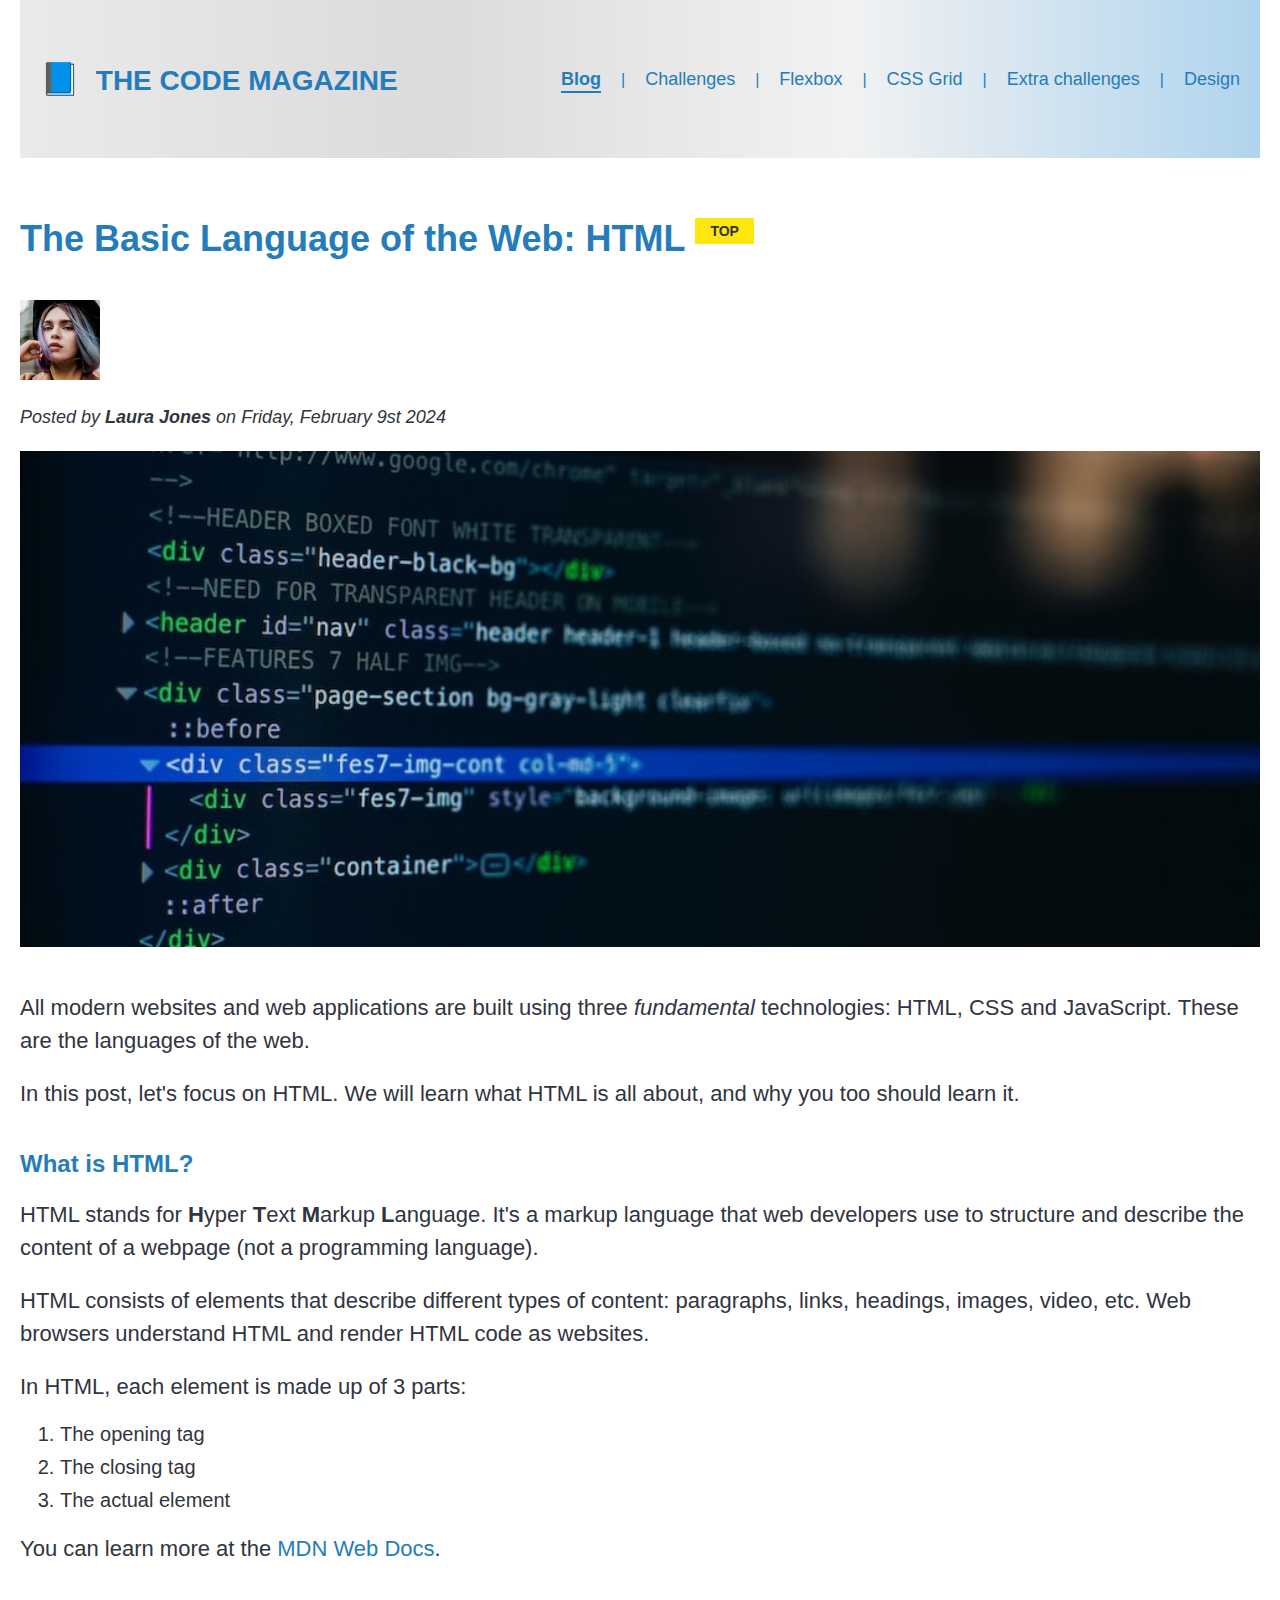
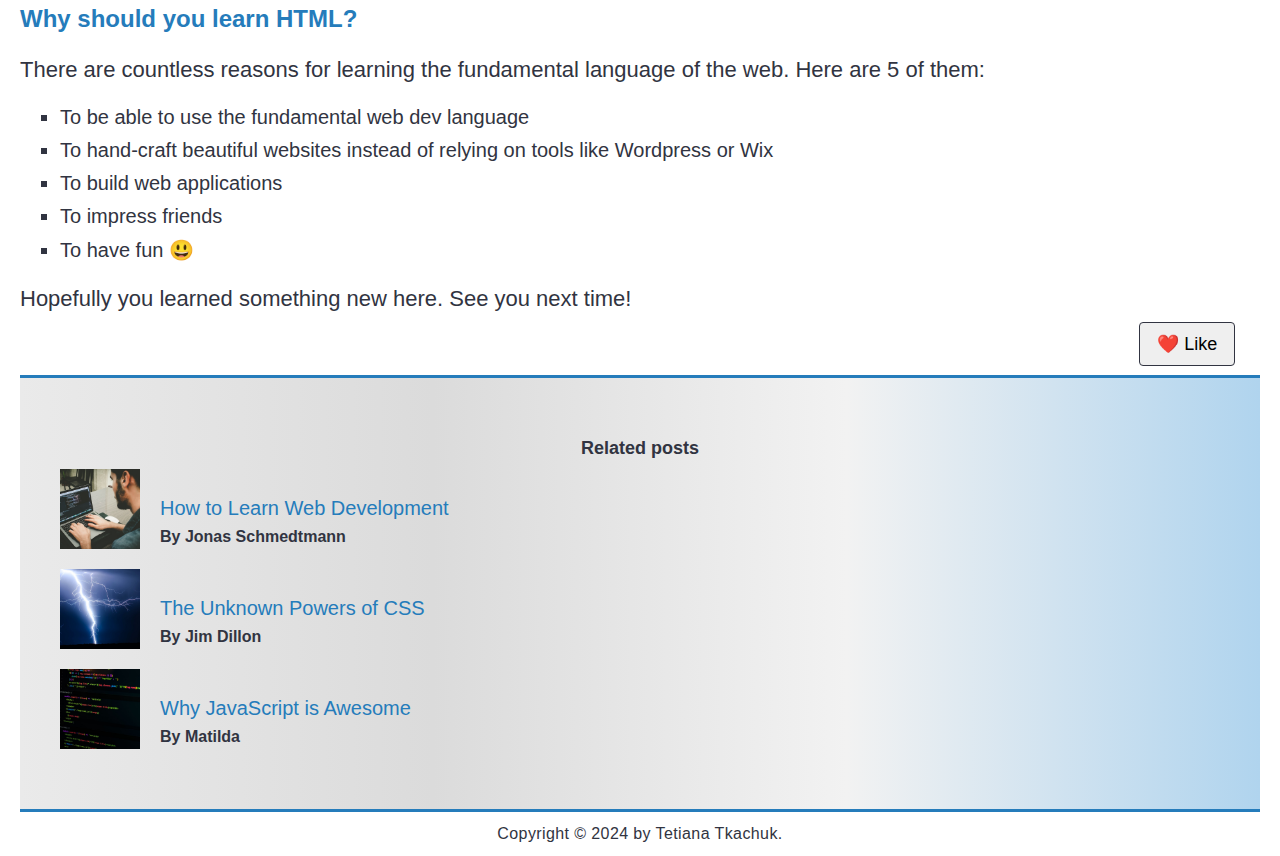
<file: index.html>
<!DOCTYPE html>
<html lang="en">
  <head>
    <meta charset="UTF-8" />
    <meta name="viewport" content="width=device-width, initial-scale=1.0" />
    <title>The Basic Language of the Web: HTML</title>
    <link rel="stylesheet" href="style.css" />
  </head>
  <body>
    <div class="container">
      <!--Comment-->
      <header>
        <h1>📘 The Code Magazine</h1>
        <nav>
          <a class="nav-link nav-link-active" href="#">Blog</a><span>|</span
          ><a class="nav-link" href="./challenges.html">Challenges</a
          ><span>|</span><a class="nav-link" href="./flexbox.html">Flexbox</a
          ><span>|</span><a class="nav-link" href="./css-grid.html">CSS Grid</a
          ><span>|</span
          ><a class="nav-link" href="./extra-challenges.html"
            >Extra challenges</a
          ><span>|</span><a class="nav-link" href="./design.html">Design</a>
        </nav>
      </header>
      <article>
        <h2 class="article-title">The Basic Language of the Web: HTML</h2>
        <img class="author-img" src="./img/laura-jones.jpg" alt="Laura Jones" />
        <p id="author">
          Posted by <strong>Laura Jones</strong> on Friday, February 9st 2024
        </p>
        <img
          class="post-img"
          src="./img/post-img.jpg"
          alt="HTML code on a screen"
        />
        <button class="like-btn like-btn-hover" type="button">❤️ Like</button>
        <p>
          All modern websites and web applications are built using three
          <em>fundamental</em>
          technologies: HTML, CSS and JavaScript. These are the languages of the
          web.
        </p>
        <p>
          In this post, let's focus on HTML. We will learn what HTML is all
          about, and why you too should learn it.
        </p>
        <h3>What is HTML?</h3>
        <p>
          HTML stands for <strong>H</strong>yper<strong> T</strong>ext
          <strong>M</strong>arkup <strong>L</strong>anguage. It's a markup
          language that web developers use to structure and describe the content
          of a webpage (not a programming language).
        </p>
        <p>
          HTML consists of elements that describe different types of content:
          paragraphs, links, headings, images, video, etc. Web browsers
          understand HTML and render HTML code as websites.
        </p>
        <p>In HTML, each element is made up of 3 parts:</p>
        <ol>
          <li>The opening tag</li>
          <li>The closing tag</li>
          <li>The actual element</li>
        </ol>
        <p>
          You can learn more at the
          <a
            href="https://developer.mozilla.org/ru/docs/Web/HTML"
            target="_blank"
            rel=""
            >MDN Web Docs</a
          >.
        </p>
        <h3>Why should you learn HTML?</h3>
        <p>
          There are countless reasons for learning the fundamental language of
          the web. Here are 5 of them:
        </p>
        <ul class="why-list">
          <li>To be able to use the fundamental web dev language</li>
          <li>
            To hand-craft beautiful websites instead of relying on tools like
            Wordpress or Wix
          </li>
          <li>To build web applications</li>
          <li>To impress friends</li>
          <li>To have fun 😃</li>
        </ul>
        <p>Hopefully you learned something new here. See you next time!</p>
      </article>
      <aside>
        <h4>Related posts</h4>
        <ul class="related-list">
          <li class="related-item">
            <img
              class="related-img"
              src="./img/related-1.jpg"
              alt="Working man at the computer"
            />
            <div class="related-1">
              <a
                class="related-link"
                href="https://codingheroes.io/resources/"
                target="_blank"
                rel="noopener noreferrer"
                >How to Learn Web Development</a
              >
              <p class="related-author">By Jonas Schmedtmann</p>
            </div>
          </li>
          <li class="related-item">
            <img
              class="related-img"
              src="./img/related-2.jpg"
              alt="Lightning in the night sky"
            />
            <div>
              <a
                class="related-link"
                href="https://codingheroes.io/resources/"
                target="_blank"
                rel="noopener noreferrer"
                >The Unknown Powers of CSS
              </a>
              <p class="related-author">By Jim Dillon</p>
            </div>
          </li>
          <li class="related-item">
            <img
              class="related-img"
              src="./img/related-3.jpg"
              alt="JavaScript code on a screen"
            />
            <div>
              <a
                class="related-link"
                href="https://codingheroes.io/resources/"
                target="_blank"
                rel="noopener noreferrer"
                >Why JavaScript is Awesome</a
              >
              <p class="related-author">By Matilda</p>
            </div>
          </li>
        </ul>
      </aside>
      <footer>
        <p id="copyright">Copyright &copy; 2024 by Tetiana Tkachuk.</p>
      </footer>
    </div>
    <script src="./script.js"></script>
  </body>
</html>
</file>
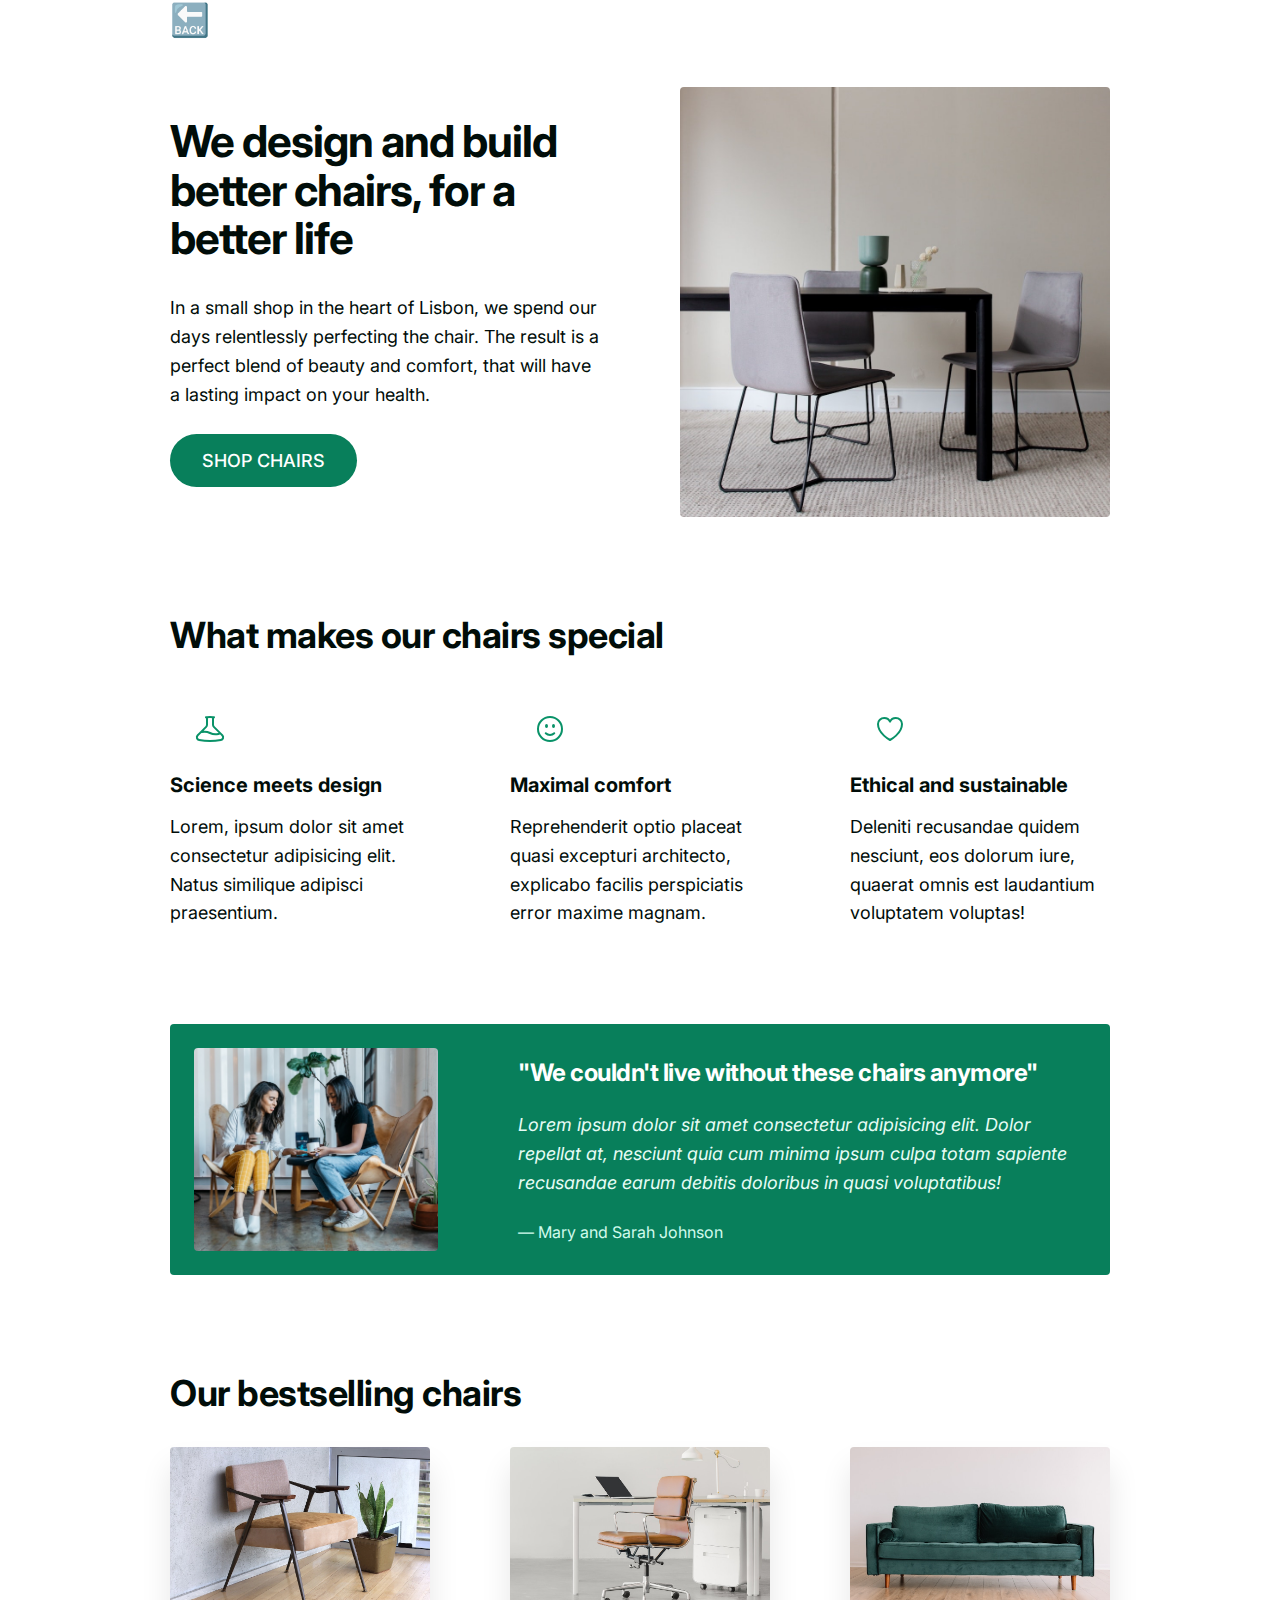
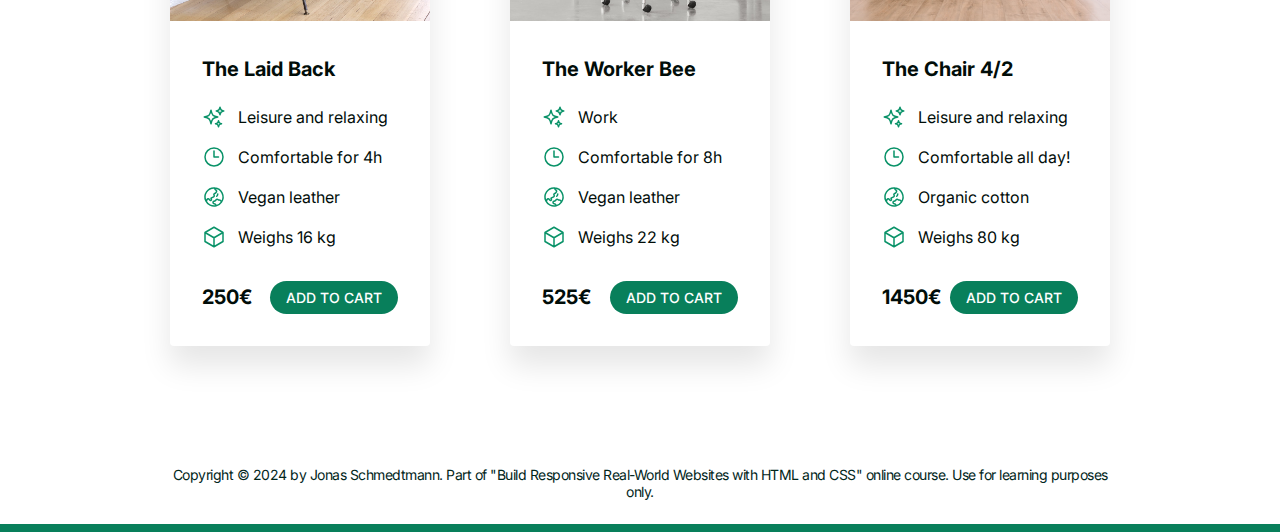
<file: design.html>
<!DOCTYPE html>
<html lang="en">
  <head>
    <meta charset="UTF-8" />
    <meta http-equiv="X-UA-Compatible" content="IE=edge" />
    <meta name="viewport" content="width=device-width, initial-scale=1.0" />
    <link rel="preconnect" href="https://fonts.googleapis.com" />
    <link rel="preconnect" href="https://fonts.gstatic.com" crossorigin />
    <link
      href="https://fonts.googleapis.com/css2?family=Inter:wght@400..700&display=swap"
      rel="stylesheet"
    />
    <link rel="stylesheet" href="design.css" />
    <title>Lisbon Chair Shop</title>
  </head>
  <body>
    <div class="container">
      <a class="back" href="./index.html">🔙</a>
      <header>
        <div class="header-text-box">
          <h1>We design and build better chairs, for a better life</h1>
          <p class="header-text">
            In a small shop in the heart of Lisbon, we spend our days
            relentlessly perfecting the chair. The result is a perfect blend of
            beauty and comfort, that will have a lasting impact on your health.
          </p>
          <a class="btn btn--big" href="#">Shop chairs</a>
        </div>
        <img src="./img/design/hero.jpg" alt="Photo" />
      </header>

      <section>
        <h2>What makes our chairs special</h2>
        <div class="grid-3-cols">
          <div>
            <svg
              xmlns="http://www.w3.org/2000/svg"
              fill="none"
              viewBox="0 0 24 24"
              stroke-width="1.5"
              stroke="currentColor"
              class="features-icon"
            >
              <path
                stroke-linecap="round"
                stroke-linejoin="round"
                d="M9.75 3.104v5.714a2.25 2.25 0 0 1-.659 1.591L5 14.5M9.75 3.104c-.251.023-.501.05-.75.082m.75-.082a24.301 24.301 0 0 1 4.5 0m0 0v5.714c0 .597.237 1.17.659 1.591L19.8 15.3M14.25 3.104c.251.023.501.05.75.082M19.8 15.3l-1.57.393A9.065 9.065 0 0 1 12 15a9.065 9.065 0 0 0-6.23-.693L5 14.5m14.8.8 1.402 1.402c1.232 1.232.65 3.318-1.067 3.611A48.309 48.309 0 0 1 12 21c-2.773 0-5.491-.235-8.135-.687-1.718-.293-2.3-2.379-1.067-3.61L5 14.5"
              />
            </svg>

            <p class="features-title"><strong>Science meets design</strong></p>
            <p class="features-text">
              Lorem, ipsum dolor sit amet consectetur adipisicing elit. Natus
              similique adipisci praesentium.
            </p>
          </div>

          <div>
            <svg
              xmlns="http://www.w3.org/2000/svg"
              fill="none"
              viewBox="0 0 24 24"
              stroke-width="1.5"
              stroke="currentColor"
              class="features-icon"
            >
              <path
                stroke-linecap="round"
                stroke-linejoin="round"
                d="M15.182 15.182a4.5 4.5 0 0 1-6.364 0M21 12a9 9 0 1 1-18 0 9 9 0 0 1 18 0ZM9.75 9.75c0 .414-.168.75-.375.75S9 10.164 9 9.75 9.168 9 9.375 9s.375.336.375.75Zm-.375 0h.008v.015h-.008V9.75Zm5.625 0c0 .414-.168.75-.375.75s-.375-.336-.375-.75.168-.75.375-.75.375.336.375.75Zm-.375 0h.008v.015h-.008V9.75Z"
              />
            </svg>

            <p class="features-title">
              <strong>Maximal comfort</strong>
            </p>
            <p class="features-text">
              Reprehenderit optio placeat quasi excepturi architecto, explicabo
              facilis perspiciatis error maxime magnam.
            </p>
          </div>

          <div>
            <svg
              xmlns="http://www.w3.org/2000/svg"
              fill="none"
              viewBox="0 0 24 24"
              stroke-width="1.5"
              stroke="currentColor"
              class="features-icon"
            >
              <path
                stroke-linecap="round"
                stroke-linejoin="round"
                d="M21 8.25c0-2.485-2.099-4.5-4.688-4.5-1.935 0-3.597 1.126-4.312 2.733-.715-1.607-2.377-2.733-4.313-2.733C5.1 3.75 3 5.765 3 8.25c0 7.22 9 12 9 12s9-4.78 9-12Z"
              />
            </svg>

            <p class="features-title">
              <strong>Ethical and sustainable</strong>
            </p>
            <p class="features-text">
              Deleniti recusandae quidem nesciunt, eos dolorum iure, quaerat
              omnis est laudantium voluptatem voluptas!
            </p>
          </div>
        </div>
      </section>

      <section class="testimonial-section">
        <div class="grid-3-cols">
          <img
            src="./img/design/customers.jpg"
            alt="People sitting on chairs"
          />
          <div class="testimonial-box">
            <h2>"We couldn't live without these chairs anymore"</h2>
            <blockquote class="testimonial-text">
              Lorem ipsum dolor sit amet consectetur adipisicing elit. Dolor
              repellat at, nesciunt quia cum minima ipsum culpa totam sapiente
              recusandae earum debitis doloribus in quasi voluptatibus!
            </blockquote>
            <p class="testimonial-author">&mdash; Mary and Sarah Johnson</p>
          </div>
        </div>
      </section>

      <section>
        <h2>Our bestselling chairs</h2>
        <div class="grid-3-cols">
          <figure class="chair">
            <img class="chair-img" src="./img/design/chair-1.jpg" alt="Chair" />
            <div class="chair-box">
              <h3>The Laid Back</h3>
              <ul class="chair-details">
                <li>
                  <svg
                    xmlns="http://www.w3.org/2000/svg"
                    fill="none"
                    viewBox="0 0 24 24"
                    stroke-width="1.5"
                    stroke="currentColor"
                    class="chair-icon"
                  >
                    <path
                      stroke-linecap="round"
                      stroke-linejoin="round"
                      d="M9.813 15.904 9 18.75l-.813-2.846a4.5 4.5 0 0 0-3.09-3.09L2.25 12l2.846-.813a4.5 4.5 0 0 0 3.09-3.09L9 5.25l.813 2.846a4.5 4.5 0 0 0 3.09 3.09L15.75 12l-2.846.813a4.5 4.5 0 0 0-3.09 3.09ZM18.259 8.715 18 9.75l-.259-1.035a3.375 3.375 0 0 0-2.455-2.456L14.25 6l1.036-.259a3.375 3.375 0 0 0 2.455-2.456L18 2.25l.259 1.035a3.375 3.375 0 0 0 2.456 2.456L21.75 6l-1.035.259a3.375 3.375 0 0 0-2.456 2.456ZM16.894 20.567 16.5 21.75l-.394-1.183a2.25 2.25 0 0 0-1.423-1.423L13.5 18.75l1.183-.394a2.25 2.25 0 0 0 1.423-1.423l.394-1.183.394 1.183a2.25 2.25 0 0 0 1.423 1.423l1.183.394-1.183.394a2.25 2.25 0 0 0-1.423 1.423Z"
                    />
                  </svg>

                  <!-- Span is a generic INLINE text element, it doesn't have any meaning. It's like a div element, but inline -->
                  <span>Leisure and relaxing</span>
                </li>
                <li>
                  <svg
                    xmlns="http://www.w3.org/2000/svg"
                    fill="none"
                    viewBox="0 0 24 24"
                    stroke-width="1.5"
                    stroke="currentColor"
                    class="chair-icon"
                  >
                    <path
                      stroke-linecap="round"
                      stroke-linejoin="round"
                      d="M12 6v6h4.5m4.5 0a9 9 0 1 1-18 0 9 9 0 0 1 18 0Z"
                    />
                  </svg>

                  <span>Comfortable for 4h</span>
                </li>
                <li>
                  <svg
                    xmlns="http://www.w3.org/2000/svg"
                    fill="none"
                    viewBox="0 0 24 24"
                    stroke-width="1.5"
                    stroke="currentColor"
                    class="chair-icon"
                  >
                    <path
                      stroke-linecap="round"
                      stroke-linejoin="round"
                      d="M12.75 3.03v.568c0 .334.148.65.405.864l1.068.89c.442.369.535 1.01.216 1.49l-.51.766a2.25 2.25 0 0 1-1.161.886l-.143.048a1.107 1.107 0 0 0-.57 1.664c.369.555.169 1.307-.427 1.605L9 13.125l.423 1.059a.956.956 0 0 1-1.652.928l-.679-.906a1.125 1.125 0 0 0-1.906.172L4.5 15.75l-.612.153M12.75 3.031a9 9 0 0 0-8.862 12.872M12.75 3.031a9 9 0 0 1 6.69 14.036m0 0-.177-.529A2.25 2.25 0 0 0 17.128 15H16.5l-.324-.324a1.453 1.453 0 0 0-2.328.377l-.036.073a1.586 1.586 0 0 1-.982.816l-.99.282c-.55.157-.894.702-.8 1.267l.073.438c.08.474.49.821.97.821.846 0 1.598.542 1.865 1.345l.215.643m5.276-3.67a9.012 9.012 0 0 1-5.276 3.67m0 0a9 9 0 0 1-10.275-4.835M15.75 9c0 .896-.393 1.7-1.016 2.25"
                    />
                  </svg>

                  <span>Vegan leather</span>
                </li>
                <li>
                  <svg
                    xmlns="http://www.w3.org/2000/svg"
                    fill="none"
                    viewBox="0 0 24 24"
                    stroke-width="1.5"
                    stroke="currentColor"
                    class="chair-icon"
                  >
                    <path
                      stroke-linecap="round"
                      stroke-linejoin="round"
                      d="m21 7.5-9-5.25L3 7.5m18 0-9 5.25m9-5.25v9l-9 5.25M3 7.5l9 5.25M3 7.5v9l9 5.25m0-9v9"
                    />
                  </svg>
                  <span>Weighs 16 kg</span>
                </li>
              </ul>
              <div class="chair-price">
                <strong>250€</strong>
                <a href="#" class="btn btn--small">Add to cart</a>
              </div>
            </div>
          </figure>

          <figure class="chair">
            <img class="chair-img" src="./img/design/chair-2.jpg" alt="Chair" />
            <div class="chair-box">
              <h3>The Worker Bee</h3>
              <ul class="chair-details">
                <li>
                  <svg
                    xmlns="http://www.w3.org/2000/svg"
                    fill="none"
                    viewBox="0 0 24 24"
                    stroke-width="1.5"
                    stroke="currentColor"
                    class="chair-icon"
                  >
                    <path
                      stroke-linecap="round"
                      stroke-linejoin="round"
                      d="M9.813 15.904 9 18.75l-.813-2.846a4.5 4.5 0 0 0-3.09-3.09L2.25 12l2.846-.813a4.5 4.5 0 0 0 3.09-3.09L9 5.25l.813 2.846a4.5 4.5 0 0 0 3.09 3.09L15.75 12l-2.846.813a4.5 4.5 0 0 0-3.09 3.09ZM18.259 8.715 18 9.75l-.259-1.035a3.375 3.375 0 0 0-2.455-2.456L14.25 6l1.036-.259a3.375 3.375 0 0 0 2.455-2.456L18 2.25l.259 1.035a3.375 3.375 0 0 0 2.456 2.456L21.75 6l-1.035.259a3.375 3.375 0 0 0-2.456 2.456ZM16.894 20.567 16.5 21.75l-.394-1.183a2.25 2.25 0 0 0-1.423-1.423L13.5 18.75l1.183-.394a2.25 2.25 0 0 0 1.423-1.423l.394-1.183.394 1.183a2.25 2.25 0 0 0 1.423 1.423l1.183.394-1.183.394a2.25 2.25 0 0 0-1.423 1.423Z"
                    />
                  </svg>

                  <span>Work</span>
                </li>
                <li>
                  <svg
                    xmlns="http://www.w3.org/2000/svg"
                    fill="none"
                    viewBox="0 0 24 24"
                    stroke-width="1.5"
                    stroke="currentColor"
                    class="chair-icon"
                  >
                    <path
                      stroke-linecap="round"
                      stroke-linejoin="round"
                      d="M12 6v6h4.5m4.5 0a9 9 0 1 1-18 0 9 9 0 0 1 18 0Z"
                    />
                  </svg>

                  <span>Comfortable for 8h</span>
                </li>
                <li>
                  <svg
                    xmlns="http://www.w3.org/2000/svg"
                    fill="none"
                    viewBox="0 0 24 24"
                    stroke-width="1.5"
                    stroke="currentColor"
                    class="chair-icon"
                  >
                    <path
                      stroke-linecap="round"
                      stroke-linejoin="round"
                      d="M12.75 3.03v.568c0 .334.148.65.405.864l1.068.89c.442.369.535 1.01.216 1.49l-.51.766a2.25 2.25 0 0 1-1.161.886l-.143.048a1.107 1.107 0 0 0-.57 1.664c.369.555.169 1.307-.427 1.605L9 13.125l.423 1.059a.956.956 0 0 1-1.652.928l-.679-.906a1.125 1.125 0 0 0-1.906.172L4.5 15.75l-.612.153M12.75 3.031a9 9 0 0 0-8.862 12.872M12.75 3.031a9 9 0 0 1 6.69 14.036m0 0-.177-.529A2.25 2.25 0 0 0 17.128 15H16.5l-.324-.324a1.453 1.453 0 0 0-2.328.377l-.036.073a1.586 1.586 0 0 1-.982.816l-.99.282c-.55.157-.894.702-.8 1.267l.073.438c.08.474.49.821.97.821.846 0 1.598.542 1.865 1.345l.215.643m5.276-3.67a9.012 9.012 0 0 1-5.276 3.67m0 0a9 9 0 0 1-10.275-4.835M15.75 9c0 .896-.393 1.7-1.016 2.25"
                    />
                  </svg>
                  <span>Vegan leather</span>
                </li>
                <li>
                  <svg
                    xmlns="http://www.w3.org/2000/svg"
                    fill="none"
                    viewBox="0 0 24 24"
                    stroke-width="1.5"
                    stroke="currentColor"
                    class="chair-icon"
                  >
                    <path
                      stroke-linecap="round"
                      stroke-linejoin="round"
                      d="m21 7.5-9-5.25L3 7.5m18 0-9 5.25m9-5.25v9l-9 5.25M3 7.5l9 5.25M3 7.5v9l9 5.25m0-9v9"
                    />
                  </svg>
                  <span>Weighs 22 kg</span>
                </li>
              </ul>
              <div class="chair-price">
                <strong>525€</strong>
                <a href="#" class="btn btn--small">Add to cart</a>
              </div>
            </div>
          </figure>

          <figure class="chair">
            <img class="chair-img" src="./img/design/chair-3.jpg" alt="Chair" />
            <div class="chair-box">
              <h3>The Chair 4/2</h3>
              <ul class="chair-details">
                <li>
                  <svg
                    xmlns="http://www.w3.org/2000/svg"
                    fill="none"
                    viewBox="0 0 24 24"
                    stroke-width="1.5"
                    stroke="currentColor"
                    class="chair-icon"
                  >
                    <path
                      stroke-linecap="round"
                      stroke-linejoin="round"
                      d="M9.813 15.904 9 18.75l-.813-2.846a4.5 4.5 0 0 0-3.09-3.09L2.25 12l2.846-.813a4.5 4.5 0 0 0 3.09-3.09L9 5.25l.813 2.846a4.5 4.5 0 0 0 3.09 3.09L15.75 12l-2.846.813a4.5 4.5 0 0 0-3.09 3.09ZM18.259 8.715 18 9.75l-.259-1.035a3.375 3.375 0 0 0-2.455-2.456L14.25 6l1.036-.259a3.375 3.375 0 0 0 2.455-2.456L18 2.25l.259 1.035a3.375 3.375 0 0 0 2.456 2.456L21.75 6l-1.035.259a3.375 3.375 0 0 0-2.456 2.456ZM16.894 20.567 16.5 21.75l-.394-1.183a2.25 2.25 0 0 0-1.423-1.423L13.5 18.75l1.183-.394a2.25 2.25 0 0 0 1.423-1.423l.394-1.183.394 1.183a2.25 2.25 0 0 0 1.423 1.423l1.183.394-1.183.394a2.25 2.25 0 0 0-1.423 1.423Z"
                    />
                  </svg>
                  <span>Leisure and relaxing</span>
                </li>
                <li>
                  <svg
                    xmlns="http://www.w3.org/2000/svg"
                    fill="none"
                    viewBox="0 0 24 24"
                    stroke-width="1.5"
                    stroke="currentColor"
                    class="chair-icon"
                  >
                    <path
                      stroke-linecap="round"
                      stroke-linejoin="round"
                      d="M12 6v6h4.5m4.5 0a9 9 0 1 1-18 0 9 9 0 0 1 18 0Z"
                    />
                  </svg>

                  <span>Comfortable all day!</span>
                </li>
                <li>
                  <svg
                    xmlns="http://www.w3.org/2000/svg"
                    fill="none"
                    viewBox="0 0 24 24"
                    stroke-width="1.5"
                    stroke="currentColor"
                    class="chair-icon"
                  >
                    <path
                      stroke-linecap="round"
                      stroke-linejoin="round"
                      d="M12.75 3.03v.568c0 .334.148.65.405.864l1.068.89c.442.369.535 1.01.216 1.49l-.51.766a2.25 2.25 0 0 1-1.161.886l-.143.048a1.107 1.107 0 0 0-.57 1.664c.369.555.169 1.307-.427 1.605L9 13.125l.423 1.059a.956.956 0 0 1-1.652.928l-.679-.906a1.125 1.125 0 0 0-1.906.172L4.5 15.75l-.612.153M12.75 3.031a9 9 0 0 0-8.862 12.872M12.75 3.031a9 9 0 0 1 6.69 14.036m0 0-.177-.529A2.25 2.25 0 0 0 17.128 15H16.5l-.324-.324a1.453 1.453 0 0 0-2.328.377l-.036.073a1.586 1.586 0 0 1-.982.816l-.99.282c-.55.157-.894.702-.8 1.267l.073.438c.08.474.49.821.97.821.846 0 1.598.542 1.865 1.345l.215.643m5.276-3.67a9.012 9.012 0 0 1-5.276 3.67m0 0a9 9 0 0 1-10.275-4.835M15.75 9c0 .896-.393 1.7-1.016 2.25"
                    />
                  </svg>
                  <span>Organic cotton</span>
                </li>
                <li>
                  <svg
                    xmlns="http://www.w3.org/2000/svg"
                    fill="none"
                    viewBox="0 0 24 24"
                    stroke-width="1.5"
                    stroke="currentColor"
                    class="chair-icon"
                  >
                    <path
                      stroke-linecap="round"
                      stroke-linejoin="round"
                      d="m21 7.5-9-5.25L3 7.5m18 0-9 5.25m9-5.25v9l-9 5.25M3 7.5l9 5.25M3 7.5v9l9 5.25m0-9v9"
                    />
                  </svg>

                  <span>Weighs 80 kg</span>
                </li>
              </ul>
              <div class="chair-price">
                <strong>1450€</strong>
                <a href="#" class="btn btn--small">Add to cart</a>
              </div>
            </div>
          </figure>
        </div>
      </section>

      <footer>
        Copyright &copy; 2024 by Jonas Schmedtmann. Part of "Build Responsive
        Real-World Websites with HTML and CSS" online course. Use for learning
        purposes only.
      </footer>
    </div>
  </body>
</html>
</file>
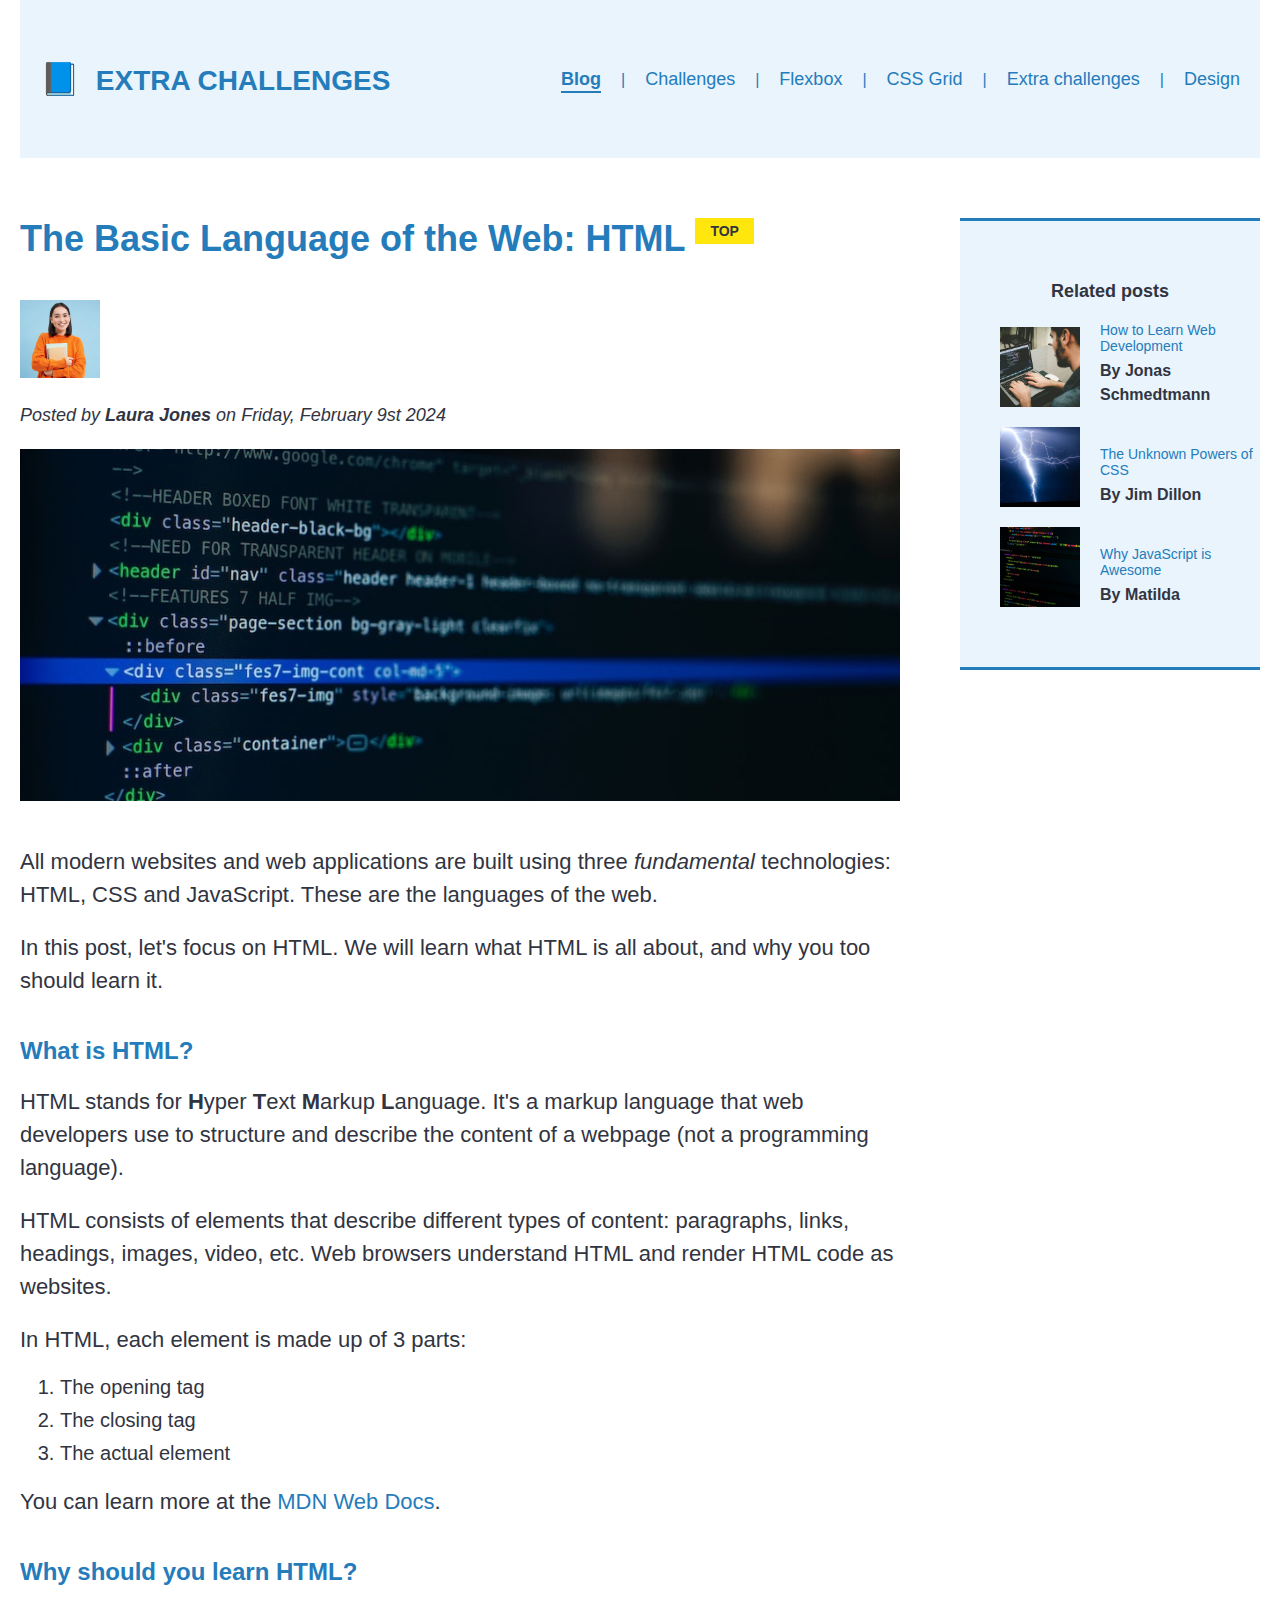
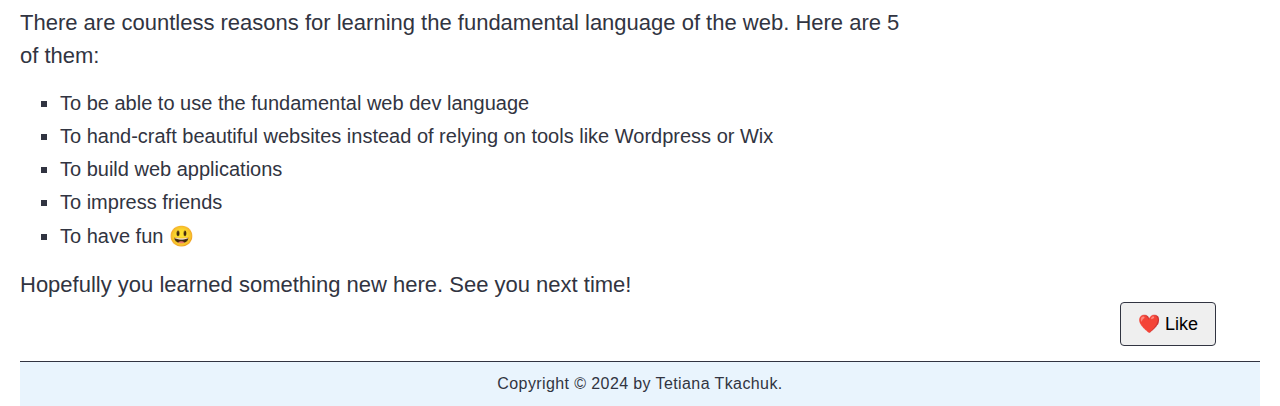
<file: extra-challenges.html>
<!DOCTYPE html>
<html lang="en">
  <head>
    <meta charset="UTF-8" />
    <meta name="viewport" content="width=device-width, initial-scale=1.0" />
    <title>Extra challenges</title>
    <link rel="stylesheet" href="extra-challenges.css" />
  </head>
  <body>
    <div class="container">
      <header>
        <h1>📘 Extra challenges</h1>
        <nav>
          <a class="nav-link nav-link-active" href="./index.html">Blog</a
          ><span>|</span
          ><a class="nav-link" href="./challenges.html">Challenges</a
          ><span>|</span><a class="nav-link" href="./flexbox.html">Flexbox</a
          ><span>|</span><a class="nav-link" href="./css-grid.html">CSS Grid</a
          ><span>|</span><a class="nav-link" href="#">Extra challenges</a
          ><span>|</span><a class="nav-link" href="./design.html">Design</a>
        </nav>
      </header>
      <article>
        <h2 class="article-title">The Basic Language of the Web: HTML</h2>
        <img
          class="author-img"
          src="./img/nicole-jones.jpg"
          alt="Nicole Jones"
        />
        <p id="author">
          Posted by <strong>Laura Jones</strong> on Friday, February 9st 2024
        </p>
        <img
          class="post-img"
          src="./img/post-img.jpg"
          alt="HTML code on a screen"
        />
        <button class="like-btn like-btn-hover" type="button">❤️ Like</button>
        <p>
          All modern websites and web applications are built using three
          <em>fundamental</em>
          technologies: HTML, CSS and JavaScript. These are the languages of the
          web.
        </p>
        <p>
          In this post, let's focus on HTML. We will learn what HTML is all
          about, and why you too should learn it.
        </p>
        <h3>What is HTML?</h3>
        <p>
          HTML stands for <strong>H</strong>yper<strong> T</strong>ext
          <strong>M</strong>arkup <strong>L</strong>anguage. It's a markup
          language that web developers use to structure and describe the content
          of a webpage (not a programming language).
        </p>
        <p>
          HTML consists of elements that describe different types of content:
          paragraphs, links, headings, images, video, etc. Web browsers
          understand HTML and render HTML code as websites.
        </p>
        <p>In HTML, each element is made up of 3 parts:</p>
        <ol>
          <li>The opening tag</li>
          <li>The closing tag</li>
          <li>The actual element</li>
        </ol>
        <p>
          You can learn more at the
          <a
            href="https://developer.mozilla.org/ru/docs/Web/HTML"
            target="_blank"
            rel=""
            >MDN Web Docs</a
          >.
        </p>
        <h3>Why should you learn HTML?</h3>
        <p>
          There are countless reasons for learning the fundamental language of
          the web. Here are 5 of them:
        </p>
        <ul class="why-list">
          <li>To be able to use the fundamental web dev language</li>
          <li>
            To hand-craft beautiful websites instead of relying on tools like
            Wordpress or Wix
          </li>
          <li>To build web applications</li>
          <li>To impress friends</li>
          <li>To have fun 😃</li>
        </ul>
        <p>Hopefully you learned something new here. See you next time!</p>
      </article>
      <aside>
        <h4>Related posts</h4>
        <ul class="related-list">
          <li class="related-item">
            <img
              class="related-img"
              src="./img/related-1.jpg"
              alt="Working man at the computer"
            />
            <div class="related-1">
              <a
                class="related-link"
                href="https://codingheroes.io/resources/"
                target="_blank"
                rel="noopener noreferrer"
                >How to Learn Web Development</a
              >
              <p class="related-author">By Jonas Schmedtmann</p>
            </div>
          </li>
          <li class="related-item">
            <img
              class="related-img"
              src="./img/related-2.jpg"
              alt="Lightning in the night sky"
            />
            <div>
              <a
                class="related-link"
                href="https://codingheroes.io/resources/"
                target="_blank"
                rel="noopener noreferrer"
                >The Unknown Powers of CSS
              </a>
              <p class="related-author">By Jim Dillon</p>
            </div>
          </li>
          <li class="related-item">
            <img
              class="related-img"
              src="./img/related-3.jpg"
              alt="JavaScript code on a screen"
            />
            <div>
              <a
                class="related-link"
                href="https://codingheroes.io/resources/"
                target="_blank"
                rel="noopener noreferrer"
                >Why JavaScript is Awesome</a
              >
              <p class="related-author">By Matilda</p>
            </div>
          </li>
        </ul>
      </aside>
      <footer>
        <p id="copyright">Copyright &copy; 2024 by Tetiana Tkachuk.</p>
      </footer>
    </div>
    <script src="./script.js"></script>
  </body>
</html>
</file>
<file: style.css>
* {
  margin: 0;
  padding: 0;
}

/* Common */
body {
  font-family: sans-serif;
  color: #313441;
}

.container {
  max-width: 1260px;
  padding: 0 20px;
  margin: 0 auto;
}

h1,
h2,
h3 {
  color: #257cbb;
}

ul,
ol {
  margin-left: 40px;
  margin-bottom: 20px;
}

li {
  font-size: 20px;
  margin-bottom: 10px;
}

li:last-child {
  margin-bottom: 0;
}

p {
  margin-bottom: 20px;
  font-size: 22px;
  line-height: 1.5;
}

a {
  text-decoration: none;
  color: #257cbb;
}
a:hover,
a:focus {
  text-decoration: underline;
}

a:visited {
  color: #6823ad;
}

/* HEADER */
header {
  display: flex;
  align-items: center;
  justify-content: space-between;
  padding: 60px 20px;
  background: linear-gradient(to left, #b0d4ee, #f2f2f2, #dbdbdb, #eaeaea);
}

h1 {
  font-size: 28px;
  text-transform: uppercase;
}

h1::first-letter {
  letter-spacing: 8px;
  font-size: 32px;
}

nav {
  color: #257cbb;
}

.nav-link:link {
  font-size: 18px;
  text-decoration: none;
  margin: 0 20px 0;
}
.nav-link:link:last-child {
  margin-right: 0;
}
.nav-link:link:first-child {
  margin-left: 0;
}

.nav-link:hover,
.nav-link:focus {
  font-weight: bold;
  text-decoration: none;
}

.nav-link:visited {
  color: #257cbb;
}

.nav-link.nav-link-active {
  font-weight: bold;
  padding-bottom: 2px;
  border-bottom: 2px solid #257cbb;
}

/* ARTICLE */
article {
  position: relative;
  padding: 60px 0;
}
article p:last-child {
  margin-bottom: 0;
}

.article-title {
  /* position: relative; */
  margin-bottom: 40px;
  font-size: 36px;
}

.article-title::after {
  display: inline-block;
  content: "TOP";
  position: absolute;
  margin-left: 10px;
  padding: 5px 15px;
  font-size: 14px;
  background-color: #ffe70e;
  color: #313441;
}

.author-img {
  margin-bottom: 20px;
  width: 80px;
  height: auto;
}

#author {
  margin-bottom: 20px;
  font-size: 18px;
  font-style: italic;
}

.post-img {
  margin-bottom: 40px;
  width: 100%;
  height: auto;
}

h3 {
  margin-top: 40px;
  margin-bottom: 20px;
  font-size: 24px;
}

.why-list {
  list-style: square;
  padding-left: 0;
}

.like-btn {
  position: absolute;
  bottom: 0.5%;
  right: 2%;
  padding: 10px;
  min-width: 96px;
  font-size: 18px;
  border: 1px solid #313441;
  border-radius: 4px;
  cursor: pointer;
}

.like-btn-hover:hover,
.like-btn-hover:focus {
  background-color: #eaeaea;
  border-radius: 4px;
  border: 1px solid transparent;
  box-shadow: -2px 1px 4px #acadb1, -2px 1px 4px #dbdbdb, 1px 1px 2px #acadb1;
}

/* ASIDE */
aside {
  padding: 60px 0;
  border-top: 3px solid #257cbb;
  border-bottom: 3px solid #257cbb;
  background: linear-gradient(to left, #b0d4ee, #f2f2f2, #dbdbdb, #eaeaea);
}

h4 {
  margin-bottom: 10px;
  font-size: 18px;
  text-align: center;
}

.related-list {
  margin-bottom: 0;
  list-style: none;
}

.related-item {
  display: flex;
  align-items: flex-end;
  margin-bottom: 20px;
}

.related-img {
  width: 80px;
  height: auto;
  margin-right: 20px;
}

.related-link {
  display: inline-block;
  margin-bottom: 5px;
}

.related-author {
  margin-bottom: 0;
  font-size: 16px;
  font-weight: bold;
}

/* FOOTER */
#copyright {
  font-size: 16px;
  letter-spacing: 0.4px;
  text-align: center;
  margin: 0;
  padding: 10px 0;
}

.back {
  position: fixed;
  bottom: 2%;
  color: #257cbb;
}

.back:visited {
  color: #257cbb;
}
</file>
<file: design.css>
/*
SPACING SYSTEM (px)
2 / 4 / 8 / 12 / 16 / 24 / 32 / 48 / 64 / 80 / 96 / 128

FONT SIZE SYSTEM (px)
10 / 12 / 14 / 16 / 18 / 20 / 24 / 30 / 36 / 44 / 52 / 62 / 74 / 86 / 98
*/

/* MAIN COLOR: #087f5b */
/* SECONDARY COLOR #010d09 */

* {
  margin: 0;
  padding: 0;
  box-sizing: border-box;
}

/* ------------------------ */
/* GENERAL STYLES */
/* ------------------------ */
body {
  /* font-family: sans-serif; */
  font-family: "Inter", sans-serif;
  color: #010d09;
  border-bottom: 8px solid #087f5b;
}

.container {
  position: relative;
  width: 980px;
  margin: 0 auto;
  padding: 0 20px;
}

header,
section {
  margin-top: 48px;
  margin-bottom: 96px;
}

h2 {
  margin-bottom: 32px;
  font-size: 36px;
  letter-spacing: -0.5px;
}

.grid-3-cols {
  display: grid;
  grid-template-columns: repeat(3, 1fr);
  column-gap: 80px;
}

.btn:link,
.btn:visited {
  display: inline-block;
  background-color: #087f5b;
  color: #ffffff;
  font-weight: 500;
  text-decoration: none;
  text-transform: uppercase;
  border-radius: 100px;
}

.btn:hover,
.btn:focus {
  background-color: #099268;
}

.btn--big {
  padding: 16px 32px;
  font-size: 18px;
}

.btn--small {
  padding: 8px 16px;
  font-size: 14px;
}

/* ------------------------ */
/* COMPONENT STYLES */
/* ------------------------ */

.back {
  font-size: 32px;
  text-decoration: none;
}

.back:hover,
.back:focus {
  margin-left: 30px;
}

.back:hover::before,
.back:focus::before {
  display: inline-block;
  content: "📘";
  position: absolute;
  left: 0;
}

/* HEADER */
header {
  display: grid;
  grid-template-columns: repeat(2, 1fr);
  column-gap: 80px;
}

.header-text-box {
  align-self: center;
}

h1 {
  margin-bottom: 32px;
  font-size: 44px;
  line-height: 1.1;
  letter-spacing: -1px;
}

.header-text {
  margin-bottom: 24px;
  font-size: 18px;
  line-height: 1.6;
}

img {
  width: 100%;
  border-radius: 4px;
}

/* FEATURES */
.features-icon {
  margin: 24px;
  width: 32px;
  height: 32px;
  stroke: #099268;
}

.features-title {
  margin-bottom: 16px;
  font-size: 20px;
}

.features-text {
  font-size: 18px;
  line-height: 1.6;
}

/* TESTIMONIAL */
.testimonial-section {
  background-color: #087f5b;
  color: #ffffff;
  padding: 24px;
  border-radius: 4px;
}

.testimonial-box {
  grid-column: 2 / -1;
  align-self: center;
}

.testimonial-box h2 {
  margin-bottom: 24px;
  font-size: 24px;
}

.testimonial-text {
  font-style: italic;
  margin-bottom: 24px;
  font-size: 18px;
  line-height: 1.6;
  color: #e6fcf5;
}

/* CHAIRS */
.chair {
  box-shadow: 0 20px 30px 0 rgba(1, 13, 9, 0.1);
  border-radius: 4px;
}

.testimonial-author {
  color: #d0faec;
}

.chair-box {
  padding: 32px;
}

.chair-img {
  border-radius: 4px 4px 0 0;
}

h3 {
  margin-bottom: 24px;
  font-size: 20px;
}

.chair-details {
  list-style: none;
  margin-bottom: 32px;
}

.chair-details li {
  display: flex;
  align-items: center;
  gap: 12px;
  margin-bottom: 16px;
}

.chair-details li:last-child {
  margin-bottom: 0;
}

.chair-icon {
  width: 24px;
  height: 24px;
  stroke: #099268;
}

.chair-price {
  display: flex;
  align-items: center;
  justify-content: space-between;
  font-size: 20px;
}

footer {
  padding: 24px 0;
  font-size: 14px;
  color: #02261b;
  text-align: center;
  letter-spacing: -0.5px;
}
</file>
<file: extra-challenges.css>
* {
  margin: 0;
  padding: 0;
}

/* Common */
body {
  font-family: sans-serif;
  color: #313441;
}

.container {
  /* Grid */
  display: grid;
  grid-template-columns: 1fr 300px;
  column-gap: 60px;
  row-gap: 60px;
  align-items: start;
  /*  */
  max-width: 1260px;
  padding: 0 20px;
  margin: 0 auto;
  position: relative;
}

h1,
h2,
h3 {
  color: #257cbb;
}

ul,
ol {
  margin-left: 40px;
  margin-bottom: 20px;
}

li {
  font-size: 20px;
  margin-bottom: 10px;
}

li:last-child {
  margin-bottom: 0;
}

p {
  margin-bottom: 20px;
  font-size: 22px;
  line-height: 1.5;
}

a {
  text-decoration: none;
  color: #257cbb;
}
a:hover,
a:focus {
  text-decoration: underline;
}

a:visited {
  color: #6823ad;
}

/* HEADER */
header {
  /* grid-column: 1 / span 2; */
  grid-column: 1 / -1;
  display: flex;
  align-items: center;
  justify-content: space-between;
  padding: 60px 20px;
  background: rgb(233, 244, 253);
}

h1 {
  font-size: 28px;
  text-transform: uppercase;
}

h1::first-letter {
  letter-spacing: 8px;
  font-size: 32px;
}

nav {
  color: #257cbb;
}

.nav-link:link {
  font-size: 18px;
  text-decoration: none;
  margin: 0 20px 0;
}
.nav-link:link:last-child {
  margin-right: 0;
}
.nav-link:link:first-child {
  margin-left: 0;
}

.nav-link:hover,
.nav-link:focus {
  font-weight: bold;
  text-decoration: none;
}

.nav-link:visited {
  color: #257cbb;
}

.nav-link.nav-link-active {
  font-weight: bold;
  padding-bottom: 2px;
  border-bottom: 2px solid #257cbb;
}

/* ARTICLE */

article p:last-child {
  margin-bottom: 0;
}

.article-title {
  /* position: relative; */
  margin-bottom: 40px;
  font-size: 36px;
}

.article-title::after {
  display: inline-block;
  content: "TOP";
  position: absolute;
  margin-left: 10px;
  padding: 5px 15px;
  font-size: 14px;
  background-color: #ffe70e;
  color: #313441;
}

.author-img {
  margin-bottom: 20px;
  width: 80px;
  height: auto;
}

#author {
  margin-bottom: 20px;
  font-size: 18px;
  font-style: italic;
}

.post-img {
  margin-bottom: 40px;
  width: 100%;
  height: auto;
}

h3 {
  margin-top: 40px;
  margin-bottom: 20px;
  font-size: 24px;
}

.why-list {
  list-style: square;
  padding-left: 0;
}

.like-btn {
  position: absolute;
  bottom: 3%;
  right: 5%;
  padding: 10px;
  min-width: 96px;
  font-size: 18px;
  border: 1px solid #313441;
  border-radius: 4px;
  cursor: pointer;
}

.like-btn-hover:hover,
.like-btn-hover:focus {
  background-color: #eaeaea;
  border-radius: 4px;
  border: 1px solid transparent;
  box-shadow: -2px 1px 4px #acadb1, -2px 1px 4px #dbdbdb, 1px 1px 2px #acadb1;
}

/* ASIDE */
aside {
  padding: 60px 0;
  border-top: 3px solid #257cbb;
  border-bottom: 3px solid #257cbb;
  background: rgb(233, 244, 253);
}

h4 {
  margin-bottom: 20px;
  font-size: 18px;
  text-align: center;
}

.related-list {
  margin-bottom: 0;
  list-style: none;
}

.related-item {
  display: flex;
  align-items: flex-end;
  margin-bottom: 20px;
}

.related-img {
  width: 80px;
  height: auto;
  margin-right: 20px;
}

.related-link {
  display: inline-block;
  margin-bottom: 5px;
  font-size: 14px;
}

.related-author {
  margin-bottom: 0;
  font-size: 16px;
  font-weight: bold;
}

/* FOOTER */
footer {
  /* grid-column: 1 / span 2; */
  grid-column: 1 / -1;
  border-top: 1px solid #313441;
  background: rgb(233, 244, 253);
}
#copyright {
  font-size: 16px;
  letter-spacing: 0.4px;
  text-align: center;
  margin: 0;
  padding: 10px 0;
}

.back {
  position: fixed;
  bottom: 2%;
  color: #257cbb;
}

.back:visited {
  color: #257cbb;
}
</file>
